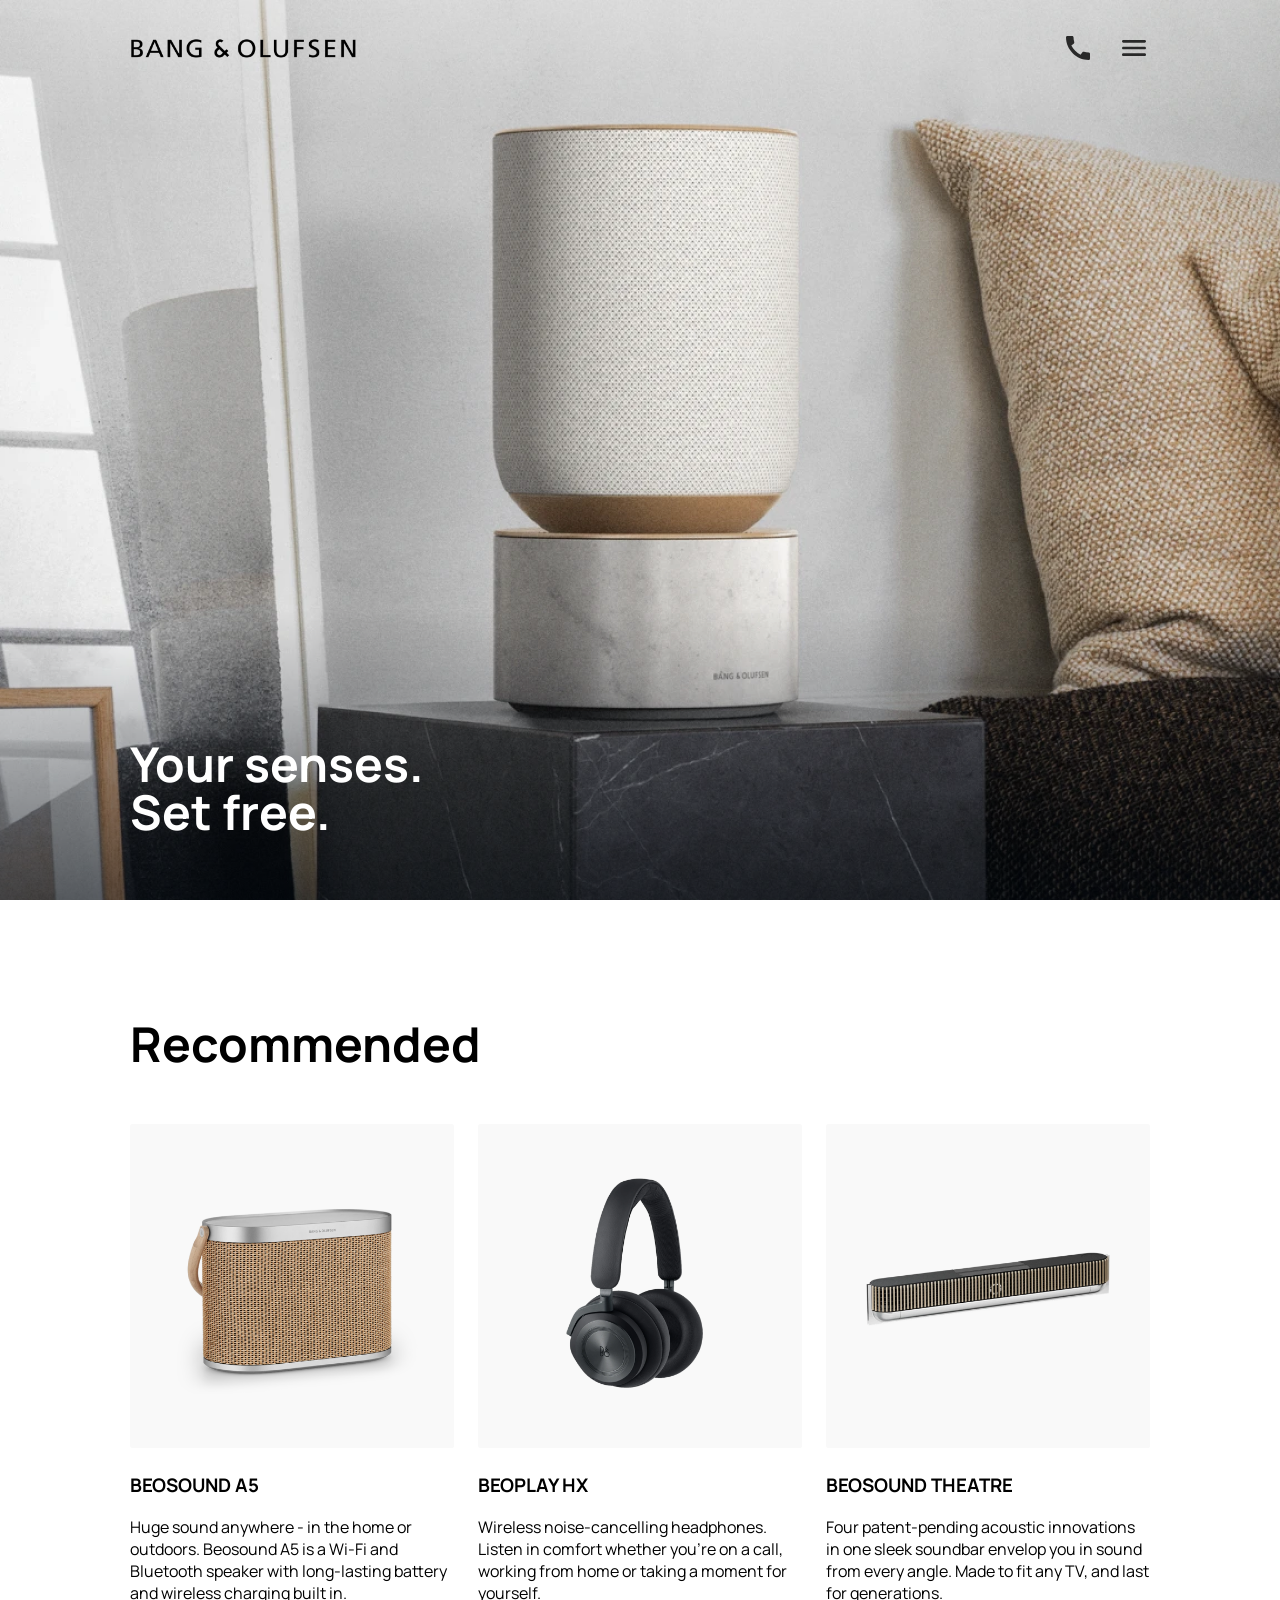
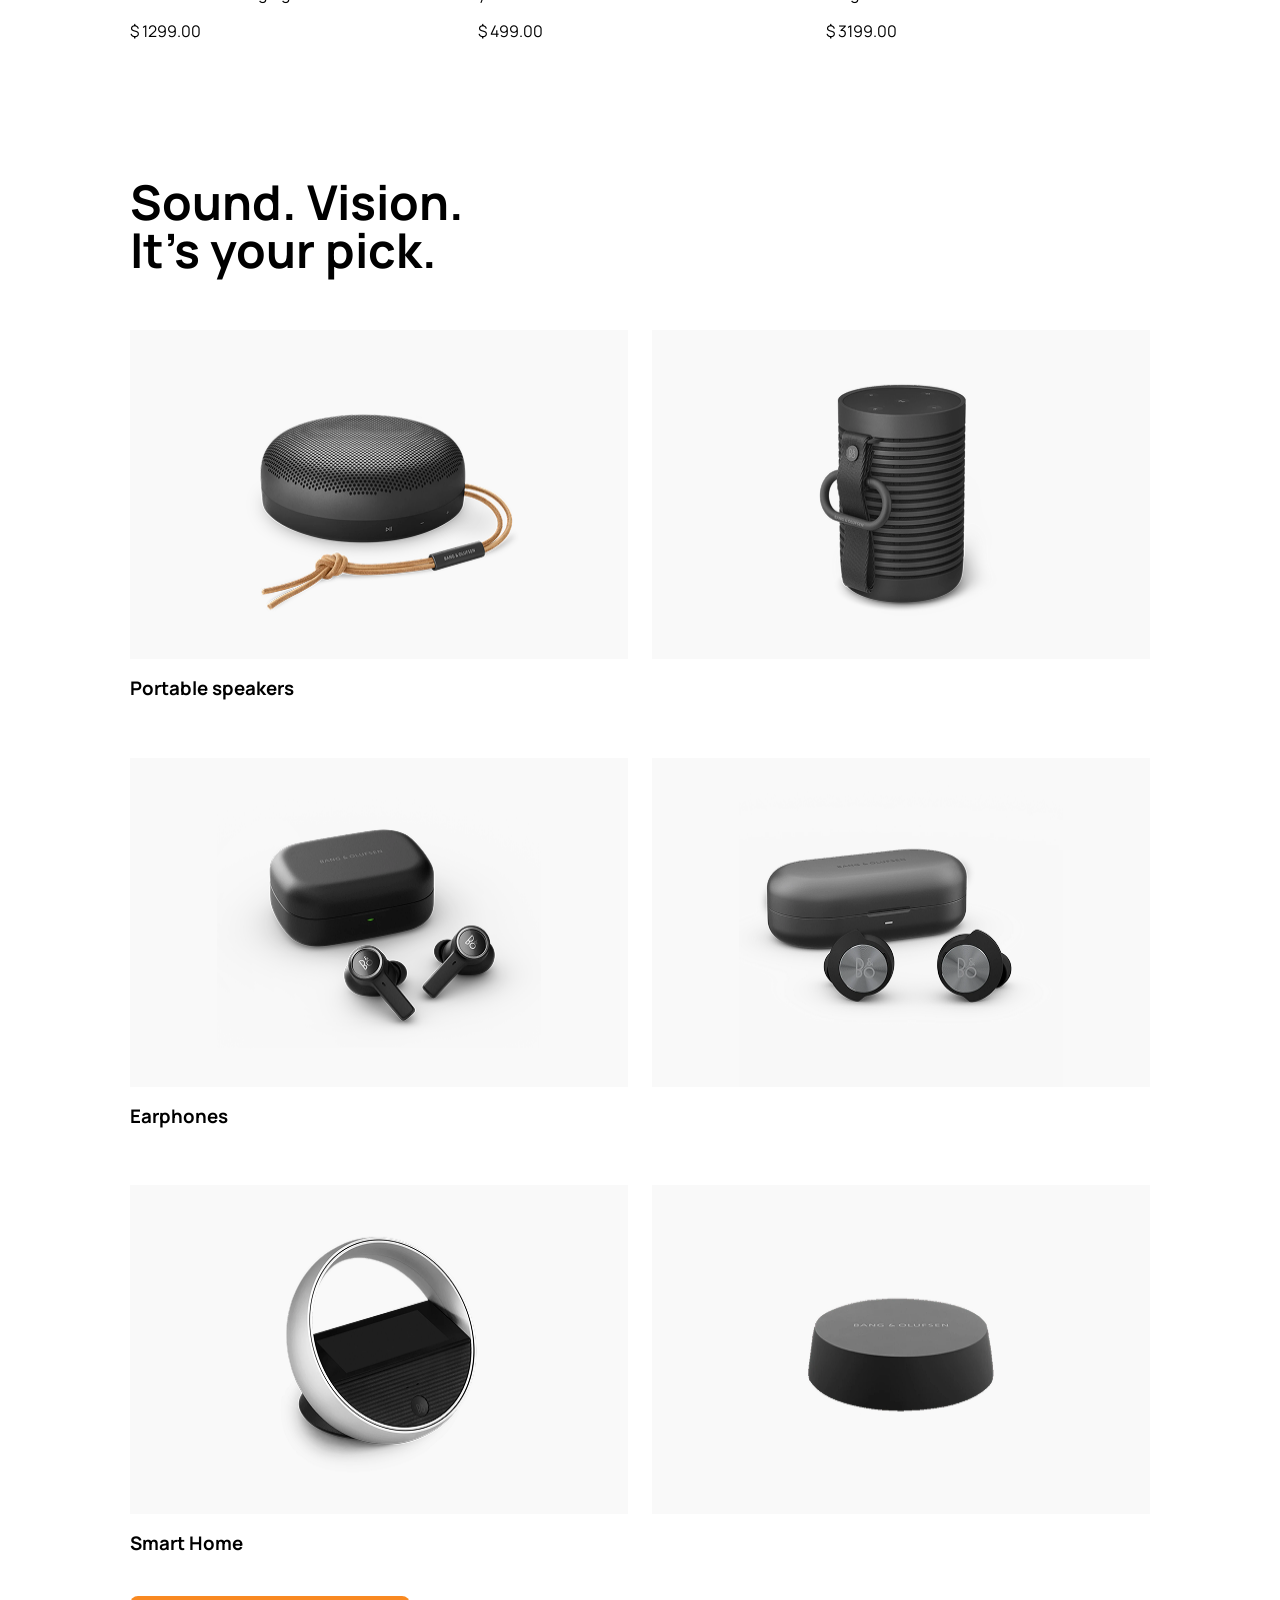
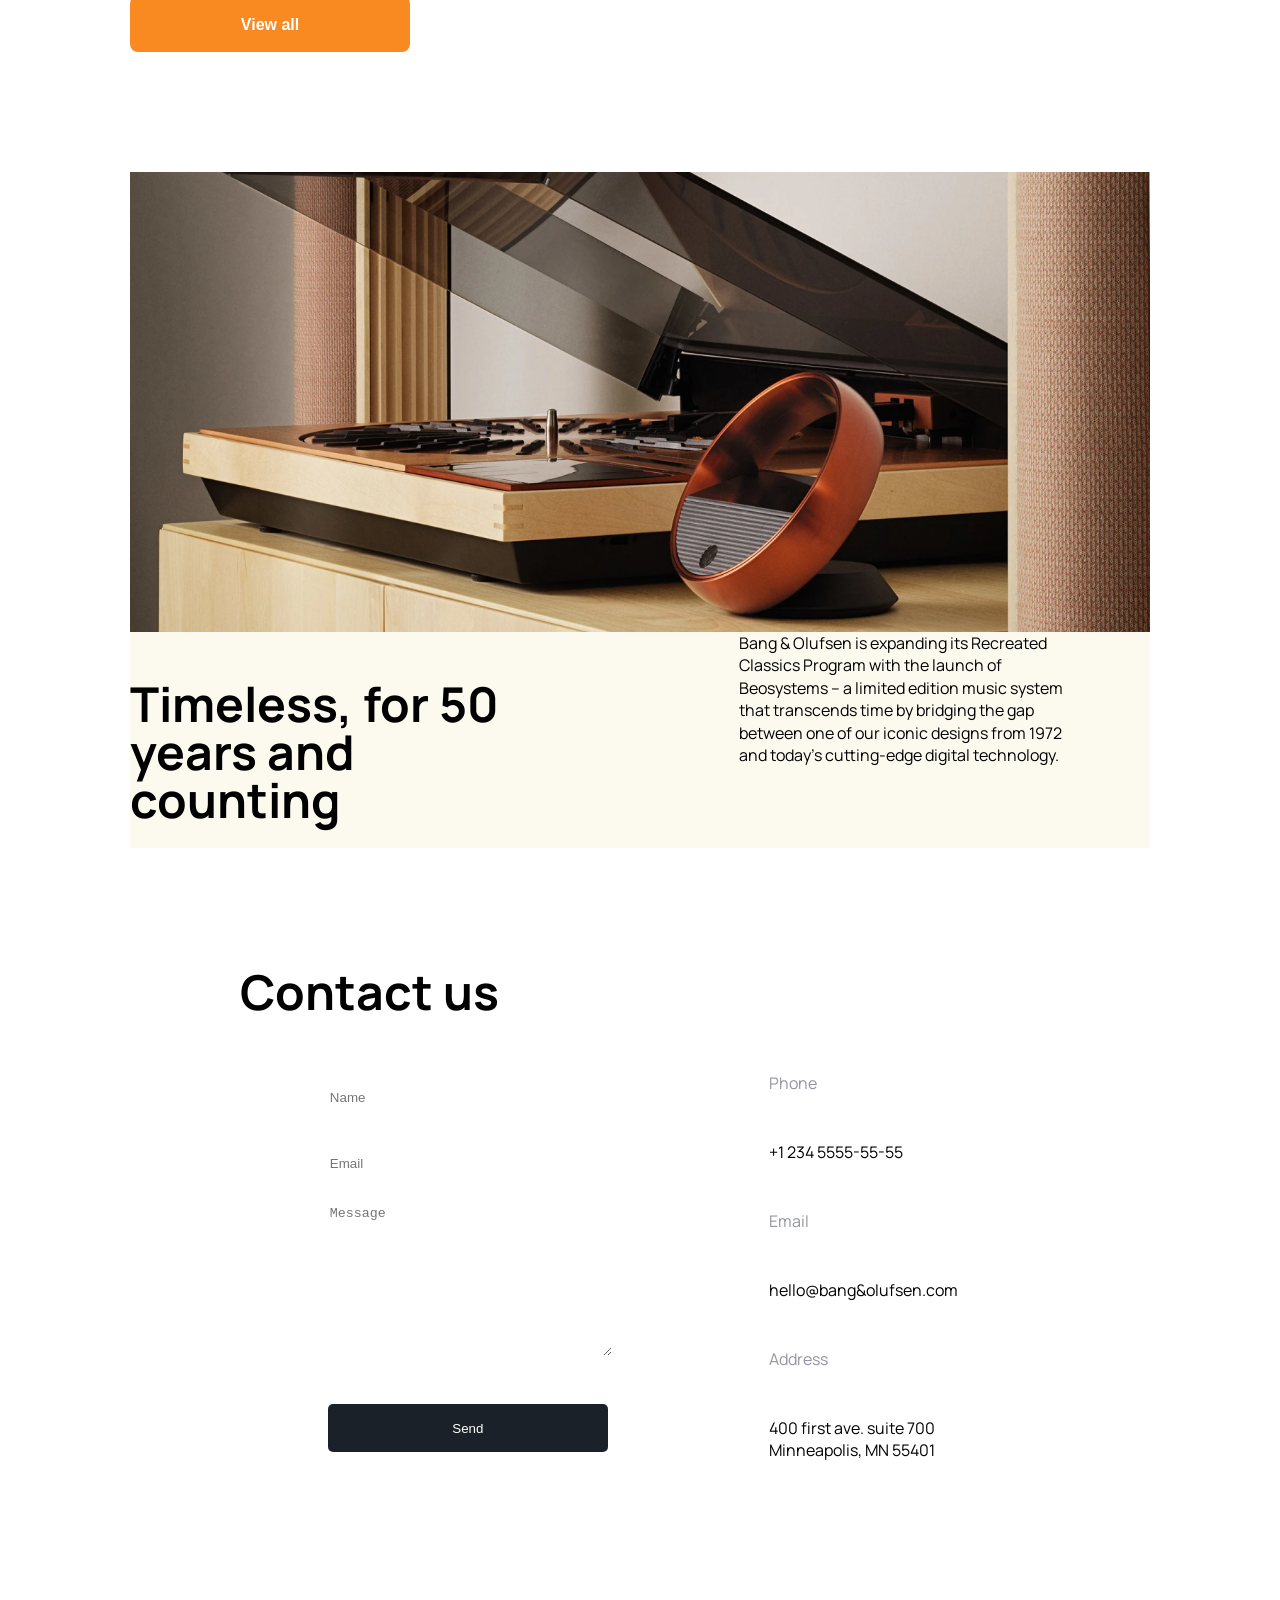
<file: index.html>
<!doctype html><html lang="en"><head><meta charset="UTF-8"><meta name="viewport" content="width=device-width, initial-scale=1.0"><title>BOSE New version</title><link rel="icon" type="image/x-con" href="logo-bo.0bcc79dd.svg"><link rel="preconnect" href="https://fonts.googleapis.com"><link rel="preconnect" href="https://fonts.gstatic.com"><link href="https://fonts.googleapis.com/css2?family=Manrope:wght@700&display=swap" rel="stylesheet"><link rel="stylesheet" href="styles.b6d5dc38.css"><script src="main.b2b0b56a.js" defer></script></head><body class="page__body"> <header class="header"> <div class="container"> <div class="header__content"> <div class="top-bar"> <a href="#" class="top-bar__logo-link"> <img src="logo-bo.0bcc79dd.svg" alt="New Bose logo" class="top-bar__logo"> </a> <div class="top-bar__icons"> <a href="tel:+1 234 5555-55-55" class="icon icon--phone"></a> <a href="#menu" class="icon icon--menu"></a> </div> </div> <div class="header__bottom"> <h1 class="header__title"> Your senses. <br> Set free. </h1> </div> </div> </div> </header> <aside class="menu page__menu" id="menu"> <div class="container"> <div class="menu__top top-bar"> <a href="#" class="top-bar__logo"> <img src="logo-bo.0bcc79dd.svg" alt="New Bose logo"> </a> <a href="#" class="icon icon--close"></a> </div> <div class="menu__bottom"> <nav class="menu__nav nav"> <ul class="nav__list"> <li class="nav__item"> <a class="nav__link" href="#recommended"> Recommended </a> </li> <li class="nav__item"> <a class="nav__link" href="#categories"> Categories </a> </li> <li class="nav__item"> <a class="nav__link" href="#about-us"> About us </a> </li> <li class="nav__item"> <a class="nav__link" href="#contact-us"> Contact us </a> </li> </ul> </nav> <a href="tel:+1 234 5555-55-55" class="menu__phone-number"> +1 234 5555-55-55 </a> <a href="tel:+1 234 5555-55-55" class="menu__call-to-order"> Call to order </a> </div> </div> </aside> <main class="main"> <div class="container"> <div class="main__content"> <section class="recommended" id="recommended"> <h2 class="section-title">Recommended</h2> <div class="recommended__products"> <article class="product recommended__product"> <img src="BEOSOUND A5.fd960ca5.png" alt="BEOSOUND A5" class="product__photo"> <h3 class="product__title">BEOSOUND A5</h3> <p class="product__category"> Huge sound anywhere - in the home or outdoors. Beosound A5 is a Wi-Fi and Bluetooth speaker with long-lasting battery and wireless charging built in. </p> <p class="product__price">$ 1299.00</p> </article> <article class="product recommended__product"> <img src="BEOPLAY HX.2807807a.png" alt="BEOPLAY HX" class="product__photo"> <h3 class="product__title">BEOPLAY HX</h3> <p class="product__category"> Wireless noise-cancelling headphones. Listen in comfort whether you're on a call, working from home or taking a moment for yourself. </p> <p class="product__price">$ 499.00</p> </article> <article class="product recommended__product"> <img src="BEOSOUND THEATRE.eb5e28ed.png" alt="BEOSOUND THEATRE" class="product__photo"> <h3 class="product__title">BEOSOUND THEATRE</h3> <p class="product__category"> Four patent-pending acoustic innovations in one sleek soundbar envelop you in sound from every angle. Made to fit any TV, and last for generations. </p> <p class="product__price">$ 3199.00</p> </article> </div> </section> <section class="categories" id="categories"> <h2 class="section-title"> Sound. Vision. <br> It’s your pick. </h2> <div class="categories__wrapper"> <article class="category"> <div class="category__photos"> <a href="#" class="category__link category__link--left"> <img class="category__photo" src="portable-speakers-left.3de7e5bb.png" alt="Portable speakers"> </a> <a href="#" class="category__link category__link--right"> <img class="category__photo" src="portable-speakers-right.8a59e7db.png" alt="Portable speakers"> </a> </div> <h3 class="category__title">Portable speakers</h3> </article> <article class="category"> <div class="category__photos"> <a href="#" class="category__link category__link--left"> <img class="category__photo" src="earphones-left.c42087ce.png" alt="Earphones"> </a> <a href="#" class="category__link category__link--right"> <img class="category__photo" src="earphones-right.8b887af0.png" alt="Earphones"> </a> </div> <h3 class="category__title">Earphones</h3> </article> <article class="category"> <div class="category__photos"> <a href="#" class="category__link category__link--left"> <img class="category__photo" src="smart-home-left.7efe7046.png" alt="Smart Home"> </a> <a href="#" class="category__link category__link--right"> <img class="category__photo" src="smart-home-right.7bd0aeda.png" alt="Smart Home"> </a> </div> <h3 class="category__title">Smart Home</h3> </article> </div> <button class="categories__button">View all</button> </section> <section class="about-us" id="about us"> <div class="about-us__background"></div> <h2 class="about-us__title section-title"> Timeless, for 50 years and counting </h2> <div class="about-us__content"> <p class="about-us__description"> Bang & Olufsen is expanding its Recreated Classics Program with the launch of Beosystems – a limited edition music system that transcends time by bridging the gap between one of our iconic designs from 1972 and today’s cutting-edge digital technology. </p> </div> </section> <section class="contacts" id="contacts"> <h2 class="section-title">Contact us</h2> <div class="contacts__wrapper"> <form action="action_page.php" class="form"> <div class="form__fields"> <input type="text" id="name" name="name" placeholder="Name" class="form__field"> <input type="email" name="email" id="email" placeholder="Email" class="form__field"> <textarea name="message" id="message" placeholder="Message" class="form__field form__field--message"></textarea> <input type="button" value="Send" class="form__field form__field--button"> </div> </form> </div> <div class="contacts__details"> <a href="#" class="contacts__details-title"> Phone </a> <a href="tel:+1 234 5555-55-55" class="contacts__details-phone-number"> +1 234 5555-55-55 </a> <a href="#" class="contacts__details-title"> Email </a> <a href="email:hello@bang&olufsen.com" class="contacts__details-email-address"> hello@bang&olufsen.com </a> <a href="#" class="contacts__details-title"> Address </a> <a href="https://maps.app.goo.gl/vM2WDgsRKobBf4RD9" target="_blank" class="contacts__details-address-link"> 400 first ave. suite 700 Minneapolis, MN 55401 </a> </div> </section> </div> </div> </main> <footer class="footer"></footer> </body></html>
</file>
<file: styles.b6d5dc38.css>
.container{padding-inline:20px}@media (min-width:576px){.container{padding-inline:72px}}@media (min-width:1024px){.container{max-width:1020px;margin-inline:auto;padding-inline:120px}}.page,body{font-family:Manrope,sans-serif}.page{font-size:16px;line-height:140%;color:#1b2129;scroll-behavior:smooth}.page__body{margin:0;min-width:320px}.page__menu{position:fixed;top:0;left:0;right:0;transition:all .3s;opacity:0;transform:translateX(-100%);pointer-events:none}.page__menu:target{opacity:1;transform:translateX(0);pointer-events:all}.header{background-image:url(image_bg_large.6169eb6d.png);background-size:cover;background-position:50%}.header__content{height:100vh;display:flex;flex-direction:column;justify-content:space-between}.header__title{margin:0;font-weight:700;font-size:36px;line-height:100%;letter-spacing:0;color:#fff}@media (min-width:576px){.header__title{font-size:48px}}.header__bottom{padding-bottom:40px}@media (min-width:576px){.header__bottom{padding-bottom:64px}}.header__icons{display:flex;gap:24px}.top-bar{padding-block:24px;display:flex;justify-content:space-between;align-items:center}@media (min-width:576px){.top-bar{padding-block:32px}}.top-bar__icons{display:flex;gap:24px}.top-bar__logo-link{display:flex}.top-bar__logo{height:16px;transition:transform .3s}@media (min-width:576px){.top-bar__logo{height:24px}}.top-bar__logo:hover{transform:scale(1.2)}.icon{display:block;height:24px;width:24px;background-image:url(icon-burger-menu.98f2364a.svg);background-size:cover;transition:transform .3s}.icon:hover{transform:scale(1.2)}@media (min-width:576px){.icon{height:32px;width:32px}}.icon--phone{background-image:url(icon-phone-call.4c2e53f1.svg)}.icon--menu{background-image:url(icon-burger-menu.98f2364a.svg)}.icon--menu:hover{background-image:url(Icon-Burger-menu-hover.14c51bac.svg)}.icon--close{background-image:url(icon-close.2fa8315e.svg)}.menu{box-sizing:border-box;height:100vh;background-color:#f9f9f9;font-weight:700;font-size:22px;line-height:22px}.menu__top{margin-bottom:32px}@media (min-width:576px){.menu__top{margin-bottom:0}}.menu__nav{margin-bottom:48px}.menu__phone-number{margin-bottom:16px}.menu__call-to-order,.menu__phone-number{display:block;font-size:16px;line-height:22.4px;color:inherit;text-decoration:none}.menu__call-to-order{width:fit-content;padding-bottom:7px;border-bottom:1px solid #1b2129;letter-spacing:2px;text-transform:uppercase}.nav__list{margin:0;padding:0;list-style:none;display:flex;flex-direction:column;gap:32px}.nav__link{position:relative;color:inherit;text-decoration:none;font-size:22px;line-height:22px;letter-spacing:0}.nav__link:after{content:"";position:absolute;bottom:-8px;display:block;height:1px;width:100%;background-color:#1b2129;transition:transform .3s;transform:scale(0);transform-origin:left}.nav__link:hover:after{transform:scale(1)}.section-title{margin:0 0 48px;font-weight:700;font-size:32px;line-height:100%;text-align:left;letter-spacing:0}@media (min-width:576px){.section-title{margin-bottom:56px;font-size:40px}}@media (min-width:1024px){.section-title{font-size:48px}}.main{background-color:#fff}.main__content{display:grid;row-gap:96px;padding-block:96px}@media (min-width:576px){.main__content{padding-block:120px;row-gap:120px}}.product__photo{width:100%}.recommended__products{--columns:2;display:grid;column-gap:20px;grid-template-columns:repeat(var(--columns),1fr);row-gap:40px}@media (min-width:576px){.recommended__products{--columns:6;column-gap:24px}}@media (min-width:1024px){.recommended__products{--columns:12}}.recommended__product{grid-column:1/-1}@media (min-width:576px){.recommended__product{grid-column:2/-2}}@media (min-width:1024px){.recommended__product{grid-column:span 4}}.about-us{background-color:#fcfaef;--columns:2;display:grid;column-gap:20px;grid-template-columns:repeat(var(--columns),1fr)}@media (min-width:576px){.about-us{--columns:6;column-gap:24px}}@media (min-width:1024px){.about-us{--columns:12}}.about-us__background{background-image:url(image-about-us.63eb8960.png);width:100%;height:200px;background-size:cover;background-position:50%}@media (min-width:576px){.about-us__background{height:400px;background-size:cover;background-position:50%}}@media (min-width:1024px){.about-us__background{height:460px;background-size:cover;background-position:50%;grid-column:1/-1;grid-row:1}}.about-us__title{margin-bottom:24px;margin-top:48px;grid-column:1/-1}@media (min-width:576px){.about-us__title{grid-column:1/3}}@media (min-width:1024px){.about-us__title{grid-column:1/6;grid-row:2}}.about-us__content{grid-column:1/-1}@media (min-width:576px){.about-us__content{grid-column:4/6}}@media (min-width:1024px){.about-us__content{grid-column:8/12;grid-row:2}}.about-us__description{margin:0;line-height:22.4px}.categories__wrapper{display:grid;row-gap:40px}@media (min-width:576px){.categories__wrapper{row-gap:56px}}.categories__button{display:flex;justify-content:center;align-items:center;width:280px;height:56px;border-radius:8px;margin-top:40px;background-color:#f98921;color:#fff;border:none;font-weight:700;font-size:16px;line-height:27px;text-align:center;cursor:pointer;transition-duration:.3s}.categories__button:hover{background-color:#1b2129}.categories__button:active{background-color:#010810}@media (min-width:576px){.categories__button{grid-column:span 6}}@media (min-width:1024px){.categories__button{grid-column:span 4}}.category__photos{--columns:2;display:grid;column-gap:20px;grid-template-columns:repeat(var(--columns),1fr);margin-bottom:16px}@media (min-width:576px){.category__photos{--columns:6;column-gap:24px}}@media (min-width:1024px){.category__photos{--columns:12}}@media (min-width:576px){.category__link{grid-column:span 3}}@media (min-width:1024px){.category__link{grid-column:span 6}}.category__photo{width:100%;height:100%}.category__title{margin:0;font-weight:700;font-style:32px;line-height:140%}.contacts{--columns:2;display:grid;column-gap:20px;grid-template-columns:repeat(var(--columns),1fr);max-width:800px;margin:0 auto;gap:2rem}@media (min-width:576px){.contacts{--columns:6;column-gap:24px}}@media (min-width:1024px){.contacts{--columns:12}}.contacts .section-title{margin-bottom:1.5rem;white-space:nowrap}.contacts .contacts__wrapper{grid-column:span 2;display:flex;flex-direction:column;align-items:center}.contacts .form,.contacts .form__fields{display:grid;gap:1rem;width:280px}.contacts .form__field{width:280px;height:48px;border:none;border-radius:5px;color:#f9f9f9}.contacts .form__field :hover{border:1px solid #dbdbdb}.contacts .form__field :active{border:2px solid #f98921}.contacts .form__field--message{height:148px}.contacts .form__field--button{width:280px;background:#1b2129;color:#fff;border:none;cursor:pointer;text-align:center;margin-top:32px;margin-bottom:48px}.contacts .form__field--button:active{background:#010810}.contacts .contacts__details{grid-column:span 2;display:grid;gap:.5rem;text-align:left}.contacts .contacts__details-title{color:#9393a3}.contacts a{text-decoration:none;color:inherit}@media (min-width:576px){.contacts .contacts__details,.contacts .contacts__wrapper{grid-column:1/-1}}@media (min-width:1024px){.contacts .contacts__wrapper{grid-column:1/6}.contacts .contacts__details{grid-column:7/12}}
/*# sourceMappingURL=styles.b6d5dc38.css.map */
</file>
